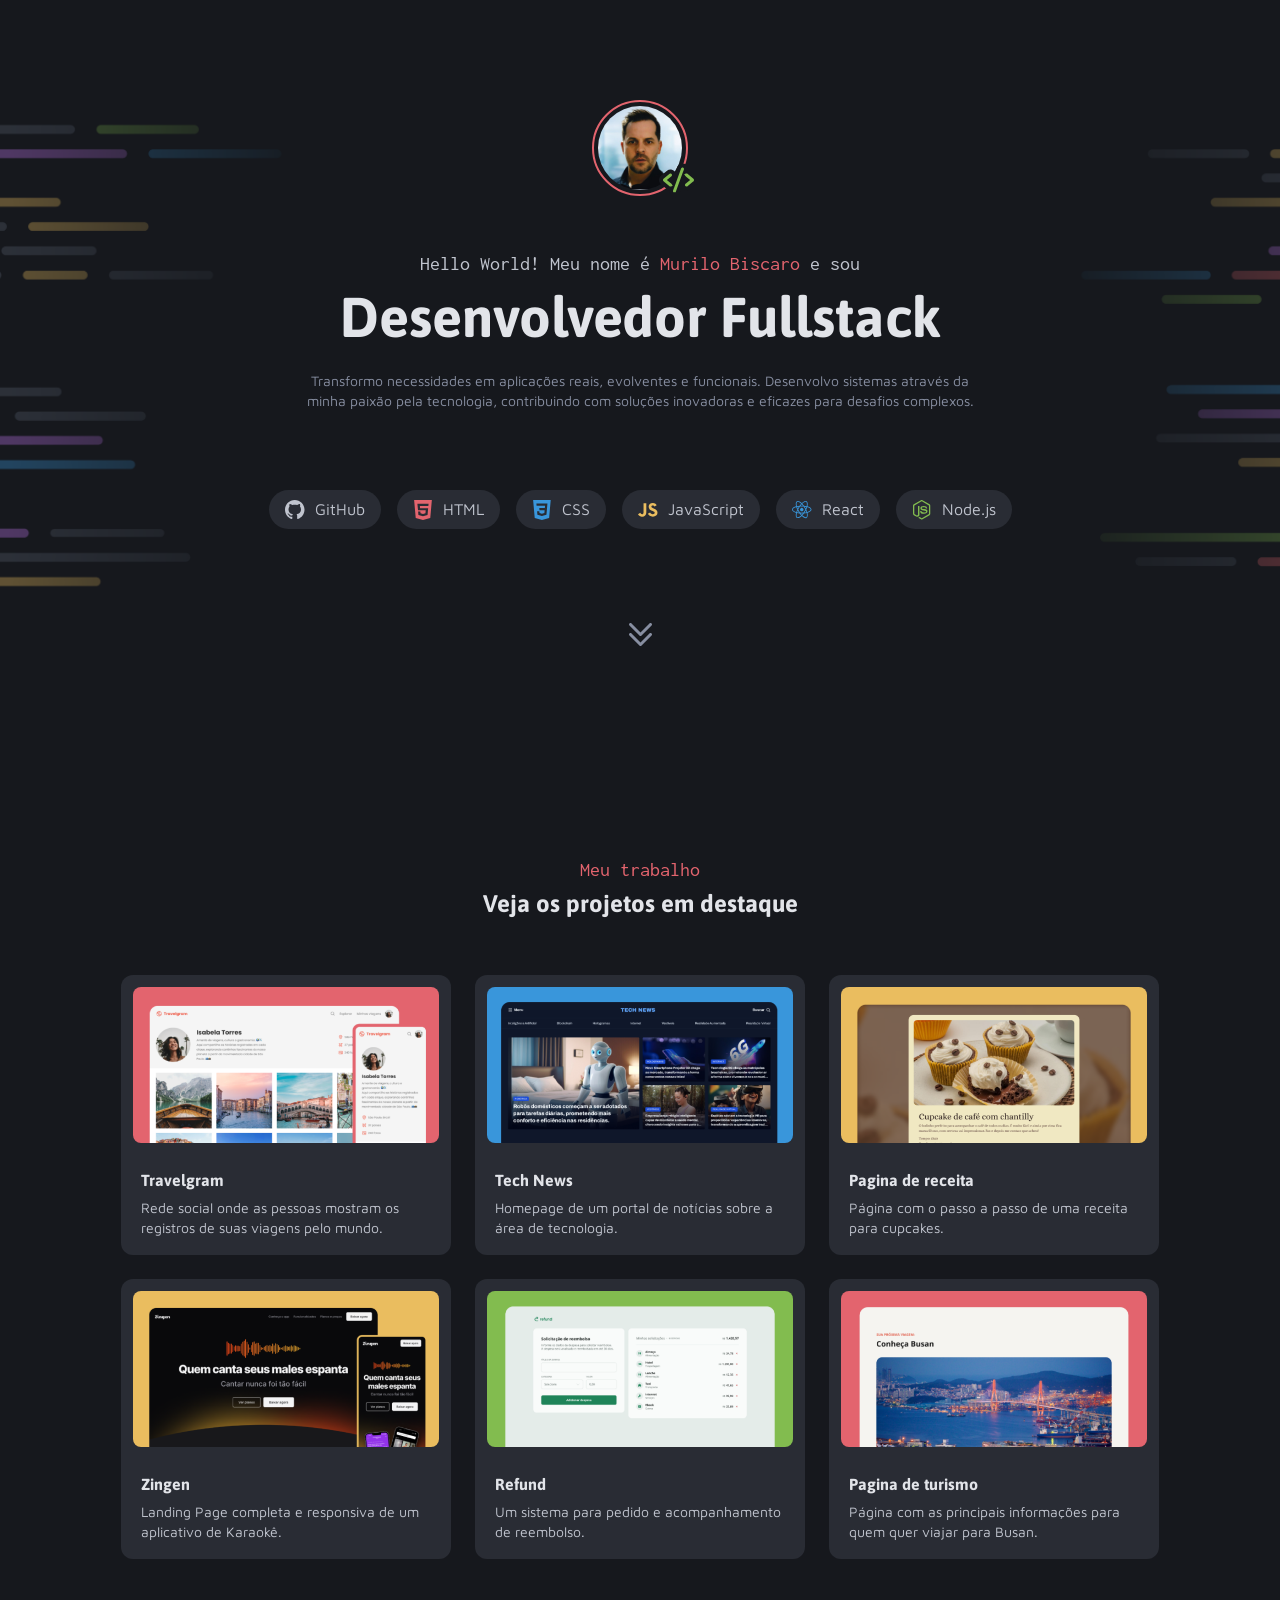
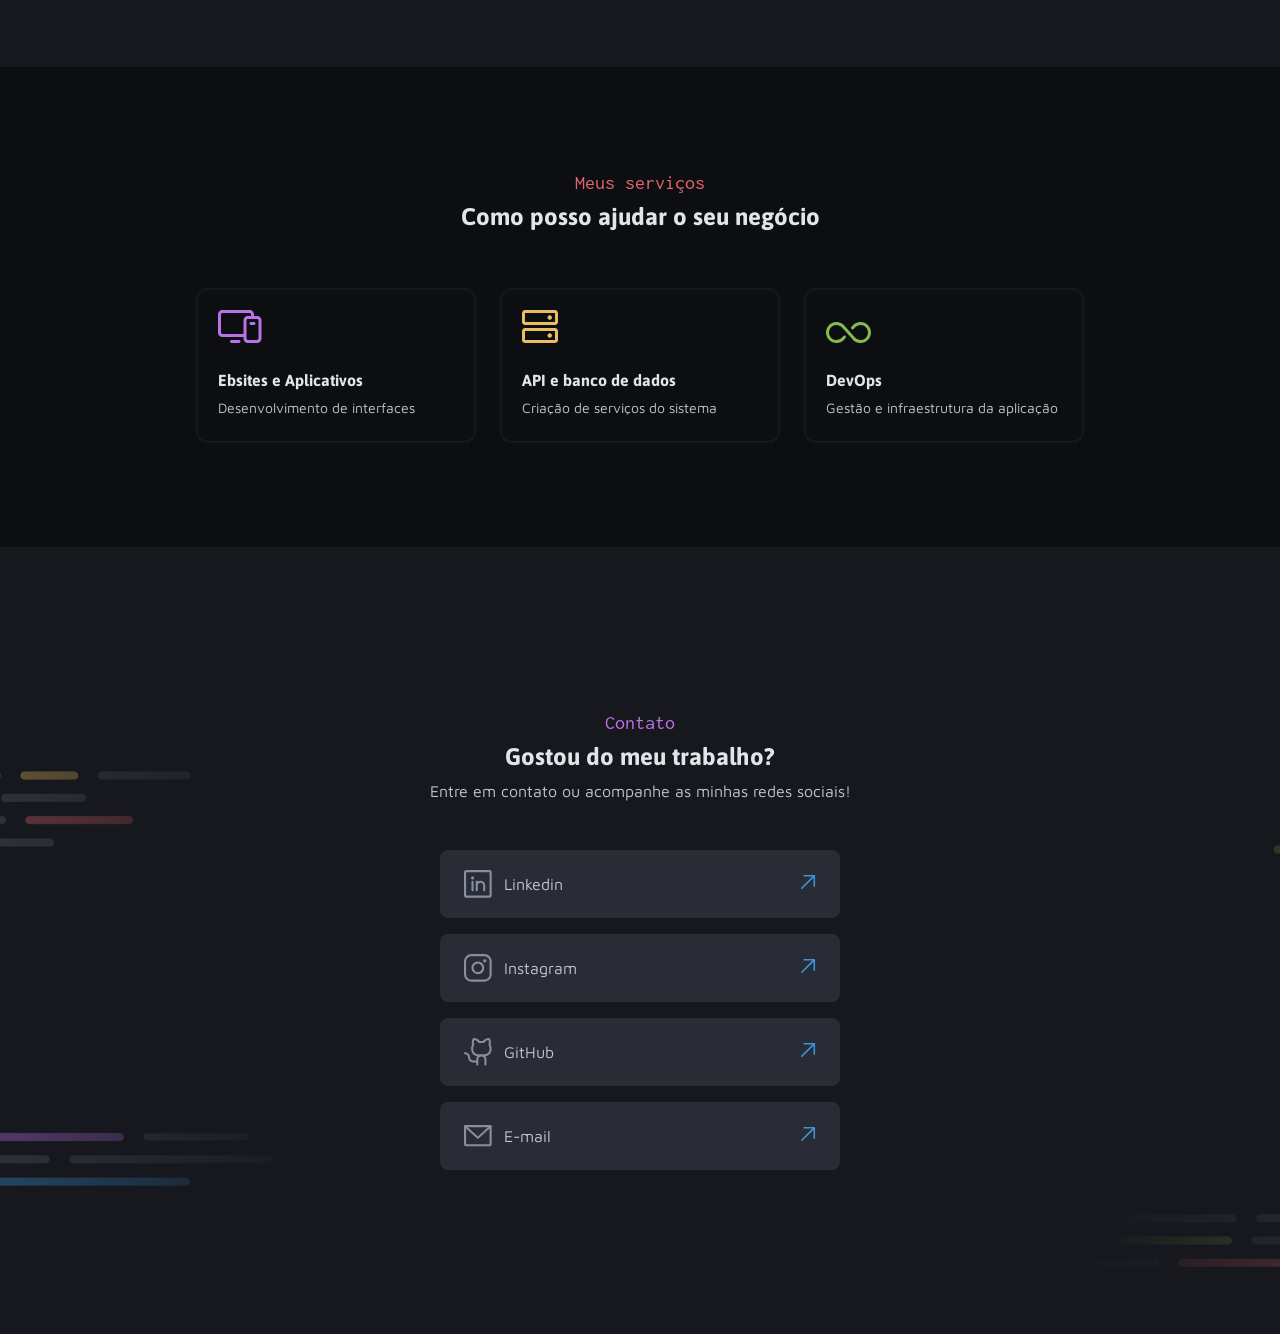
<file: index.html>
<!DOCTYPE html>
<html lang="pt-br">
<head>
    <link rel="preconnect" href="https://fonts.googleapis.com">
    <link rel="preconnect" href="https://fonts.gstatic.com" crossorigin>
    
    <meta charset="UTF-8">
    <meta name="viewport" content="width=device-width, initial-scale=1.0">
    <title>Portifólio Murilo Biscaro</title>

    <link rel="stylesheet" href="style/index.css">
    <link href="https://fonts.googleapis.com/css2?family=Asap:ital,wght@0,100..900;1,100..900&family=Inconsolata:wght@200..900&family=Maven+Pro:wght@400..900&display=swap" rel="stylesheet">
</head>
<body>
    <header class="container">
        <div class="avatar">
            <img id="murilo-foto" src="assets/murilo-foto.jpg" alt="Perfil">
            <img id="code-icon" src="assets/Code.svg" alt="Code Icon">
        </div>
        <div class="hero-content">         
            <h3>Hello World! Meu nome é <span>Murilo Biscaro</span> e sou</h3>
            <h1>Desenvolvedor Fullstack</h1>
            <p>Transformo necessidades em aplicações reais, evolventes e funcionais. Desenvolvo sistemas através da minha paixão pela tecnologia, contribuindo com soluções inovadoras e eficazes para desafios complexos.
            </p>
        </div>
        <section class="tags">
            <div class="tag">
                <img src="assets/GitHub.svg" alt="GitHub">
                <h2>GitHub</h2>
            </div>
            <div class="tag">
                <img src="assets/HTML.svg" alt="HTML">
                <h2>HTML</h2>
            </div>
            <div class="tag">
                <img src="assets/CSS.svg" alt="CSS">
                <h2>CSS</h2>
            </div>
            <div class="tag">
                <img src="assets/JavaScript.svg" alt="JavaScript">
                <h2>JavaScript</h2>
            </div>
            <div class="tag">
                <img src="assets/React.svg" alt="React">
                <h2>React</h2>
            </div>
            <div class="tag">
                <img src="assets/Node.js.svg" alt="Node.js">
                <h2>Node.js</h2>
            </div>
        </section>
        <div id="flecha">
            <img src="assets/flecha-abaixo.svg" alt="">
        </div>
    </header>
    <main class="container">
        <header>
            <h3><span>Meu trabalho</span></h3>
            <h4>Veja os projetos em destaque</h4>
        </header>
        <section class="grid">
            <div class="card">
                <a href="https://murilobiscaro.github.io/Projeto_Travelgram/" target="_blank">
                    <img src="assets/Thumbnail_Project-01.png" alt="Projeto 1">
                    <div class="text-card">
                        <h5>Travelgram</h5>
                        <p>Rede social onde as pessoas mostram os registros de suas viagens pelo mundo.</p>
                    </div>
                </a>
            </div>
            <div class="card">
                <a href="https://murilobiscaro.github.io/Projeto_Portal_Noticias/" target="_blank">
                    <img src="assets/Thumbnail_Project-02.png" alt="Projeto 2">
                    <div class="text-card">
                        <h5>Tech News</h5>
                        <p>Homepage de um portal de notícias sobre a área de tecnologia.</p>
                    </div>
                </a>
            </div>
            <div class="card">
                <a href="https://murilobiscaro.github.io/Projeto_Receitas/" target="_blank">
                    <img src="assets/Thumbnail_Project-03.png" alt="Projeto 3">
                    <div class="text-card">
                        <h5>Pagina de receita</h5>
                        <p>Página com o passo a passo de uma receita para cupcakes.</p>
                    </div>
                </a>
            </div>
            <div class="card">
                <a href="https://placehold.co/600x400?text=Em+Constru%C3%A7%C3%A3o" target="_blank">
                    <img src="assets/Thumbnail_Project-04.png" alt="Projeto 4">
                    <div class="text-card">
                        <h5>Zingen</h5>
                        <p>Landing Page completa e responsiva de um aplicativo de Karaokê.</p>
                    </div>
                </a>
            </div>
            <div class="card">
                <a href="https://placehold.co/600x400?text=Em+Constru%C3%A7%C3%A3o" target="_blank">
                    <img src="assets/Thumbnail_Project-05.png" alt="Projeto 1">
                    <div class="text-card">
                        <h5>Refund</h5>
                        <p>Um sistema para pedido e acompanhamento de reembolso.</p>
                    </div>
                </a>
            </div>
            <div class="card">
                <a href="https://murilobiscaro.github.io/Projeto_Local_Turistico/" target="_blank">
                    <img src="assets/Thumbnail_Project-06.png" alt="Projeto 1">
                    <div class="text-card">
                        <h5>Pagina de turismo</h5>
                        <p>Página com as principais informações para quem quer viajar para Busan.</p>
                    </div>
                </a>
            </div>
        </section>
    </main>
    <aside class="container">
        <header>
            <h3><span>Meus serviços</span></h3>
            <h4>Como posso ajudar o seu negócio</h4>
        </header>
        <section class="grid">
            <div class="card-service">
                <img src="assets/comp-celular.svg" alt="Desenvolvimento Mobile">
                <div class="text-card-service">
                    <h5>Ebsites e Aplicativos</h5>
                    <p>Desenvolvimento de interfaces</p>
                </div>
            </div>
            <div class="card-service">
                <img src="assets/hd.svg" alt="Desenvolvimento Mobile">
                <div class="text-card-service">
                    <h5>API e banco de dados</h5>
                    <p>Criação de serviços do sistema</p>
                </div>
            </div>
            <div class="card-service-3">
                <img src="assets/infinity.svg" alt="Desenvolvimento Mobile">
                <div class="text-card-service">
                    <h5>DevOps</h5>
                    <p>Gestão e infraestrutura da aplicação</p>
                </div>
            </div>
        </section>
    </aside>
    <footer class="container">
        <header>
            <h3 id="h3-footer">Contato</h3>
            <h4 id="h4-footer">Gostou do meu trabalho?</h4>
            <p id="p-footer">Entre em contato ou acompanhe as minhas redes sociais!</p>
        </header>
        <section class="grid-footer">
            <div>
                <a href="https://www.linkedin.com/in/murilo-biscaro-executivo-contas/" target="_blank">
                    <button>
                        <div class="redes-sociais">
                            <img src="assets/linkedin.svg" alt="LinkedIn">
                            <h2>Linkedin</h2>
                            <div class="icone-flecha-azul">
                                <img src="assets/flecha-azul.svg" alt="">
                            </div>
                        </div>
                    </button>
                </a>
            </div>
            <div>
                <a href="https://www.instagram.com/murilo.biscaro" target="_blank">
                    <button>
                        <div class="redes-sociais">
                            <img src="assets/instagram.svg" alt="Instagram">
                            <h2>Instagram</h2>
                            <div class="icone-flecha-azul">
                                <img src="assets/flecha-azul.svg" alt="">
                            </div>
                        </div>
                    </button>
                </a>
            </div>
            <div>
                <a href="https://github.com/murilobiscaro" target="_blank">
                    <button>
                        <div class="redes-sociais">
                            <img src="assets/github-footer.svg" alt="GitHub">
                            <h2>GitHub</h2>
                            <div class="icone-flecha-azul">
                                <img src="assets/flecha-azul.svg" alt="">
                            </div>
                        </div>
                    </button>
                </a>
            </div>
            <div>
                <a href="mailto:murilobbiscaro@gmail.com" target="_blank">
                    <button>
                        <div class="redes-sociais">
                            <img src="assets/email.svg" alt="GitHub">
                            <h2>E-mail</h2>
                            <div class="icone-flecha-azul">
                                <img src="assets/flecha-azul.svg" alt="">
                            </div>
                        </div>
                    </button>
                </a>
            </div>
        </section>
    </footer>
</body>
</html>
</file>
<file: style/index.css>
@import url(global.css);
@import url(header.css);
@import url(main.css);
@import url(aside.css);
@import url(footer.css);
</file>
